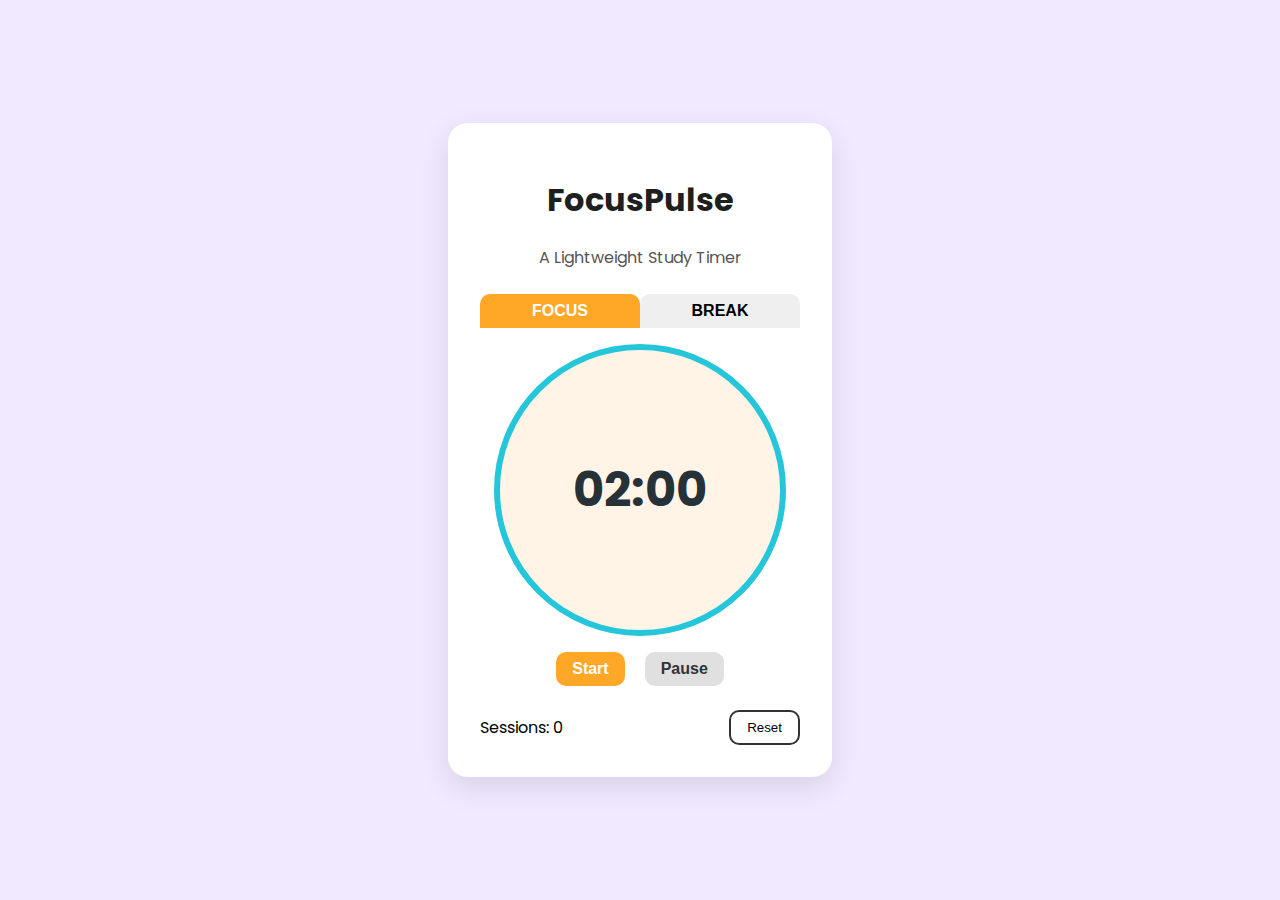
<file: ui/index.html>
<!DOCTYPE html>
<html lang="en">
<head>
  <meta charset="UTF-8" />
  <meta name="viewport" content="width=device-width, initial-scale=1.0"/>
  <title>FocusPulse</title>

  <!-- Import Google Fonts -->
  <link href="https://fonts.googleapis.com/css2?family=Poppins:wght@500;600;700&display=swap" rel="stylesheet" />

  <!-- Link to CSS file -->
  <link rel="stylesheet" href="styles.css" />
</head>
<body>
<div class="container">
  <h1>FocusPulse</h1>
  <p class="tagline">A Lightweight Study Timer</p>

  <div class="mode-toggle">
    <button id="focusBtn" class="active">FOCUS</button>
    <button id="breakBtn">BREAK</button>
  </div>

  <div class="timer-ring">
    <span id="timer">25:00</span>
  </div>

  <div class="controls">
    <button id="startBtn">Start</button>
    <button id="pauseBtn">Pause</button>
  </div>

  <div class="session-controls">
    <div>Sessions: <span id="sessionCount">0</span></div>
    <button id="resetBtn">Reset</button>
  </div>
</div>

<!-- Link to JavaScript -->
<script src="script.js"></script>
</body>
</html>
</file>
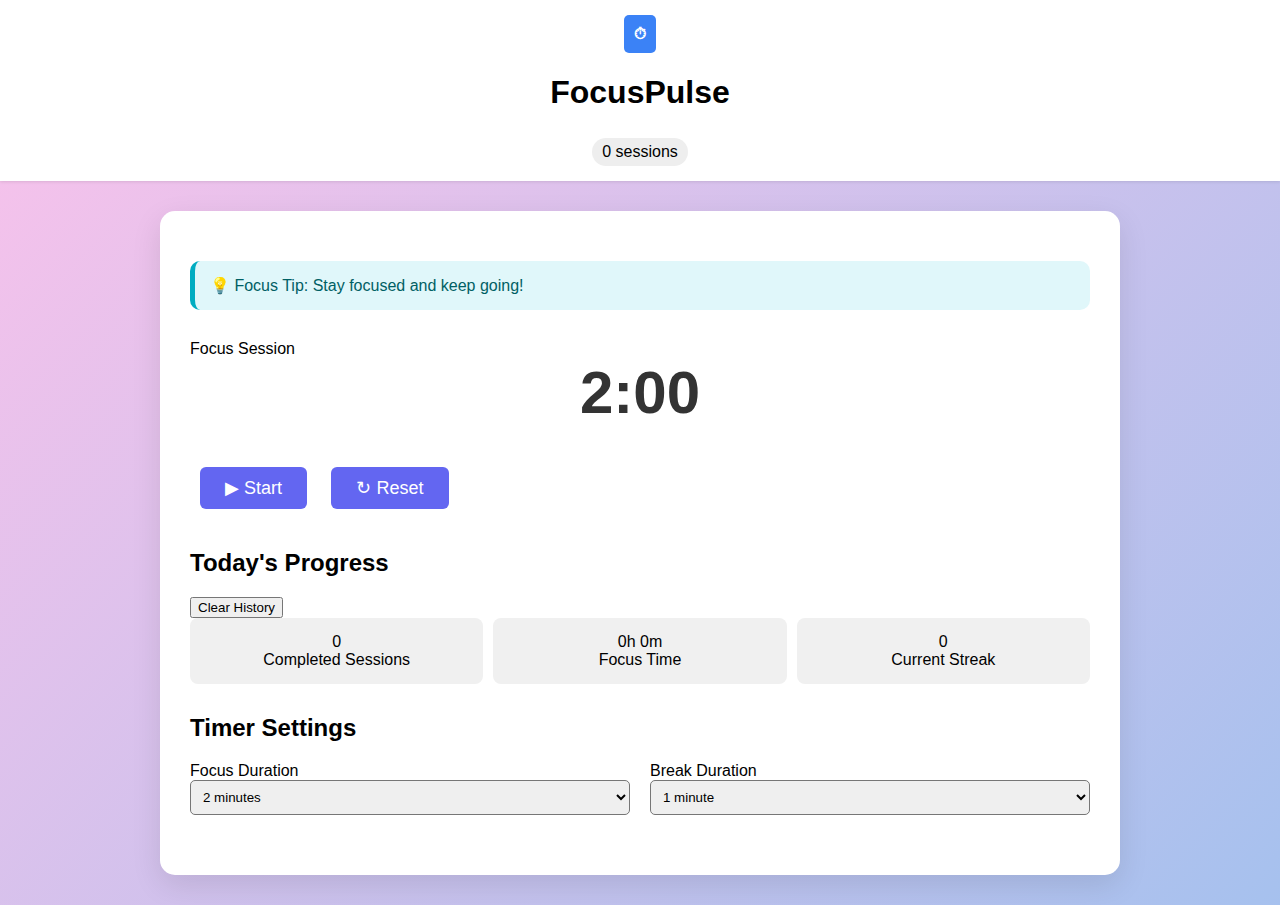
<file: Stopwatch.html>
<!DOCTYPE html>
<html lang="en">
<head>
  <meta charset="UTF-8" />
  <meta name="viewport" content="width=device-width, initial-scale=1.0"/>
  <title>FocusPulse</title>
  <style>
    body {
      font-family: 'Segoe UI', sans-serif;
      background: linear-gradient(135deg, #fbc2eb, #a6c1ee);
      margin: 0;
      padding: 0;
    }

    header {
      background: white;
      padding: 15px;
      text-align: center;
      box-shadow: 0 1px 3px rgba(0,0,0,0.1);
    }

    .container {
      max-width: 900px;
      margin: 30px auto;
      background: #fff;
      padding: 30px;
      border-radius: 15px;
      box-shadow: 0 10px 30px rgba(0, 0, 0, 0.1);
    }

    .logo-icon {
      background: #3b82f6;
      color: #fff;
      display: inline-block;
      padding: 10px;
      border-radius: 5px;
      font-weight: bold;
    }

    .session-badge {
      background: #eee;
      display: inline-block;
      padding: 5px 10px;
      border-radius: 9999px;
      margin-top: 5px;
    }

    .focus-tip {
      background: #e0f7fa;
      color: #006064;
      padding: 15px;
      border-left: 5px solid #00acc1;
      margin: 20px 0;
      border-radius: 10px;
      font-weight: 500;
    }

    .timer-section, .controls, .progress-section, .settings-section {
      margin: 30px 0;
    }

    .timer {
      font-size: 60px;
      font-weight: bold;
      text-align: center;
      color: #333;
    }

    .controls button {
      padding: 10px 25px;
      margin: 10px;
      font-size: 18px;
      border: none;
      border-radius: 6px;
      background-color: #6366f1;
      color: white;
      cursor: pointer;
      transition: background 0.3s;
    }

    .controls button:hover {
      background-color: #4f46e5;
    }

    .progress-grid {
      display: flex;
      gap: 10px;
      justify-content: space-around;
      flex-wrap: wrap;
    }

    .progress-card {
      background: #f0f0f0;
      padding: 15px;
      border-radius: 8px;
      flex: 1 1 200px;
      text-align: center;
    }

    .settings-grid {
      display: flex;
      gap: 20px;
      flex-wrap: wrap;
    }

    .form-group {
      flex: 1;
    }

    select {
      width: 100%;
      padding: 8px;
      border-radius: 5px;
    }
  </style>
</head>
<body>
<header>
  <div class="logo-icon">⏱</div>
  <h1>FocusPulse</h1>
  <div class="session-badge">
    <span id="session-count">0</span> sessions
  </div>
</header>

<main class="container">

  <!-- ✅ Focus Tip -->
  <div id="focus-tip" class="focus-tip">
    💡 Focus Tip: Loading...
  </div>

  <section class="timer-section">
    <div id="status-text">Focus Session</div>
    <div id="timer-display" class="timer">25:00</div>
  </section>

  <section class="controls">
    <button id="start-pause-btn"> ▶ Start</button>
    <button id="reset-btn">↻ Reset</button>
  </section>

  <section class="progress-section">
    <h2>Today's Progress</h2>
    <button id="clear-history-btn">Clear History</button>
    <div class="progress-grid">
      <div class="progress-card">
        <div id="completed-sessions">0</div>
        <div>Completed Sessions</div>
      </div>
      <div class="progress-card">
        <div id="focus-time">0h 0m</div>
        <div>Focus Time</div>
      </div>
      <div class="progress-card">
        <div id="current-streak">0</div>
        <div>Current Streak</div>
      </div>
    </div>
  </section>

  <section class="settings-section">
    <h2>Timer Settings</h2>
    <div class="settings-grid">
      <div class="form-group">
        <label>Focus Duration</label>
        <select id="focus-duration">
          <option value="2">2 minutes</option>
          <option value="25">25 minutes</option>
          <option value="30">30 minutes</option>
          <option value="45">45 minutes</option>
          <option value="60">60 minutes</option>
        </select>
      </div>
      <div class="form-group">
        <label>Break Duration</label>
        <select id="break-duration">
          <option value="1">1 minute</option>
          <option value="5">5 minutes</option>
          <option value="10">10 minutes</option>
          <option value="15">15 minutes</option>
        </select>
      </div>
    </div>
  </section>
</main>

<script>
  let focusMins = 2;
  let breakMins = 1;
  let isRunning = false;
  let isFocus = true;
  let timeLeft = focusMins * 60;
  let interval;
  let sessions = 0;
  let streak = 0;
  let totalTime = 0;

  const timerEl = document.getElementById('timer-display');
  const startBtn = document.getElementById('start-pause-btn');
  const resetBtn = document.getElementById('reset-btn');
  const statusText = document.getElementById('status-text');
  const completedSessions = document.getElementById('completed-sessions');
  const focusTime = document.getElementById('focus-time');
  const currentStreak = document.getElementById('current-streak');

  document.getElementById('focus-duration').onchange = (e) => {
    focusMins = parseInt(e.target.value);
    if (isFocus && !isRunning) {
      timeLeft = focusMins * 60;
      updateDisplay();
    }
  };

  document.getElementById('break-duration').onchange = (e) => {
    breakMins = parseInt(e.target.value);
    if (!isFocus && !isRunning) {
      timeLeft = breakMins * 60;
      updateDisplay();
    }
  };

  startBtn.onclick = () => {
    if (isRunning) {
      clearInterval(interval);
      startBtn.textContent = '▶ Start';
      isRunning = false;
    } else {
      startBtn.textContent = '⏸ Pause';
      isRunning = true;
      interval = setInterval(() => {
        timeLeft--;
        updateDisplay();
        if (timeLeft <= 0) finishSession();
      }, 1000);
    }
  };

  resetBtn.onclick = () => {
    clearInterval(interval);
    isRunning = false;
    timeLeft = (isFocus ? focusMins : breakMins) * 60;
    startBtn.textContent = '▶ Start';
    updateDisplay();
  };

  document.getElementById('clear-history-btn').onclick = () => {
    sessions = 0;
    streak = 0;
    totalTime = 0;
    updateStats();
  };

  function finishSession() {
    clearInterval(interval);
    isRunning = false;
    if (isFocus) {
      sessions++;
      totalTime += focusMins * 60;
      streak++;
    }
    isFocus = !isFocus;
    timeLeft = (isFocus ? focusMins : breakMins) * 60;
    statusText.textContent = isFocus ? 'Focus Session' : 'Break Time';
    updateStats();
    updateDisplay();
  }

  function updateDisplay() {
    let min = Math.floor(timeLeft / 60);
    let sec = timeLeft % 60;
    timerEl.textContent = `${min}:${sec < 10 ? '0'+sec : sec}`;
  }

  function updateStats() {
    completedSessions.textContent = sessions;
    focusTime.textContent = `${Math.floor(totalTime / 3600)}h ${Math.floor((totalTime % 3600) / 60)}m`;
    currentStreak.textContent = streak;
    document.getElementById('session-count').textContent = sessions;
  }

  function fetchFocusTip() {
    fetch("http://localhost:3001/tip")
            .then(res => res.json())
            .then(data => {
              document.getElementById('focus-tip').textContent = "💡 Focus Tip: " + data.tip;
            })
            .catch(() => {
              document.getElementById('focus-tip').textContent = "💡 Focus Tip: Stay focused and keep going!";
            });
  }

  window.addEventListener("DOMContentLoaded", () => {
    updateDisplay();
    updateStats();
    fetchFocusTip();
  });
</script>
</body>
</html>
</file>
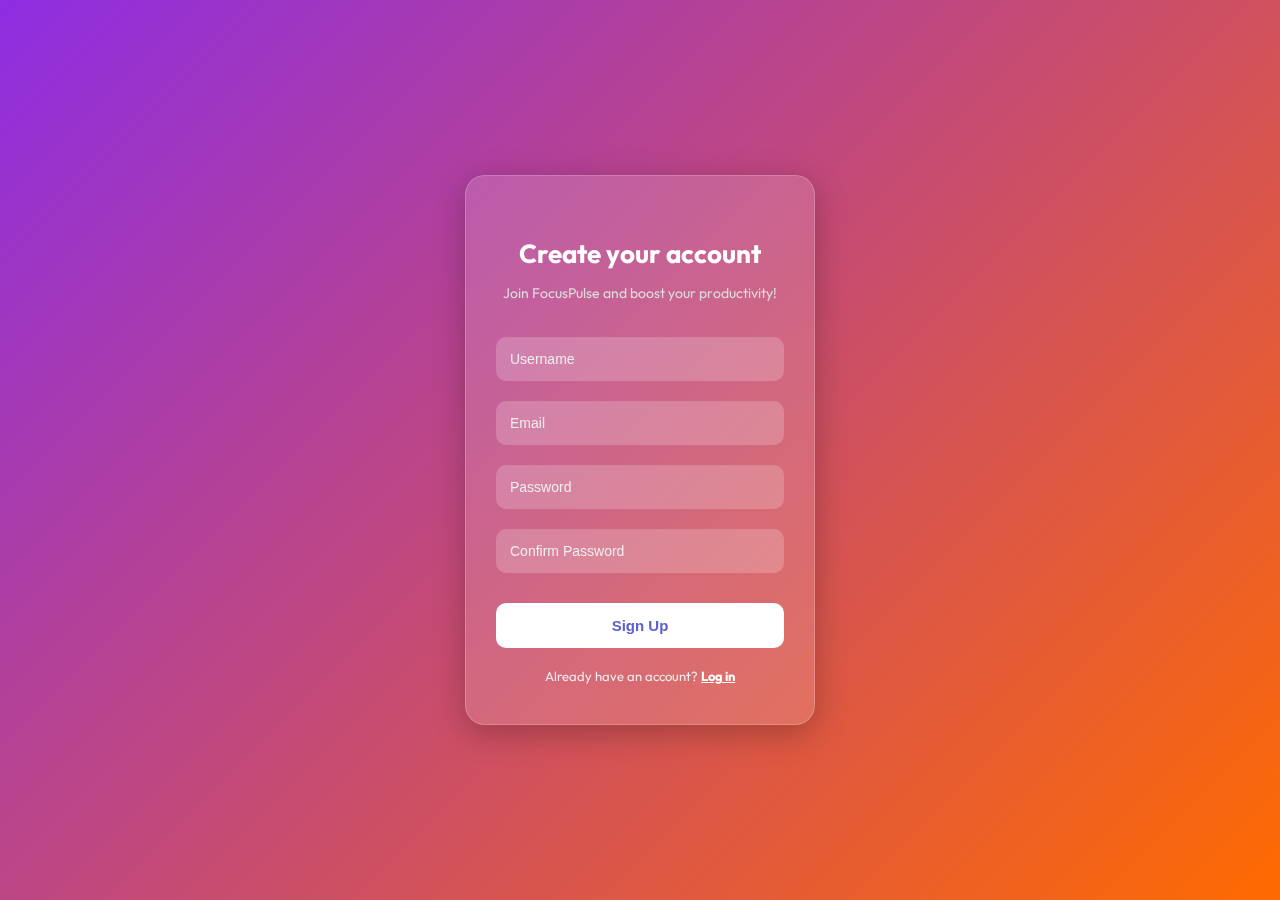
<file: ui/signup.html>
<!DOCTYPE html>
<html lang="en">
<head>
  <meta charset="UTF-8" />
  <title>Sign Up | FocusPulse</title>
  <meta name="viewport" content="width=device-width, initial-scale=1.0" />
  <link href="https://fonts.googleapis.com/css2?family=Outfit:wght@400;600;700&display=swap" rel="stylesheet" />
  <style>
    * {
      box-sizing: border-box;
    }

    body {
      margin: 0;
      font-family: 'Outfit', sans-serif;
      background: linear-gradient(135deg, #8e2de2, #ff6a00);
      height: 100vh;
      display: flex;
      align-items: center;
      justify-content: center;
    }

    .signup-container {
      background: rgba(255, 255, 255, 0.15);
      border-radius: 20px;
      padding: 40px 30px;
      width: 350px;
      backdrop-filter: blur(12px);
      -webkit-backdrop-filter: blur(12px);
      box-shadow: 0 8px 32px rgba(0, 0, 0, 0.25);
      color: #fff;
      text-align: center;
      animation: fadeIn 0.8s ease;
      border: 1px solid rgba(255, 255, 255, 0.2);
    }

    .signup-container h2 {
      font-size: 26px;
      margin-bottom: 10px;
    }

    .signup-container p {
      font-size: 14px;
      color: #ddd;
      margin-bottom: 25px;
    }

    .signup-container input {
      width: 100%;
      padding: 14px;
      margin: 10px 0;
      border-radius: 10px;
      border: none;
      outline: none;
      font-size: 14px;
      background: rgba(255, 255, 255, 0.2);
      color: white;
      transition: all 0.3s ease;
    }

    .signup-container input::placeholder {
      color: #eee;
    }

    .signup-container input:focus {
      background: rgba(255, 255, 255, 0.3);
    }

    .signup-container button {
      width: 100%;
      padding: 14px;
      margin-top: 20px;
      border: none;
      border-radius: 10px;
      background-color: #ffffff;
      color: #5e60ce;
      font-weight: bold;
      font-size: 15px;
      cursor: pointer;
      transition: background-color 0.3s ease;
    }

    .signup-container button:hover {
      background-color: #f0f0f0;
    }

    .signup-container .login-link {
      margin-top: 20px;
      font-size: 13px;
      color: #eee;
    }

    .signup-container .login-link a {
      color: #fff;
      font-weight: bold;
      text-decoration: underline;
    }

    @keyframes fadeIn {
      from { opacity: 0; transform: translateY(20px); }
      to { opacity: 1; transform: translateY(0); }
    }

    @media (max-width: 400px) {
      .signup-container {
        width: 90%;
        padding: 30px 20px;
      }
    }
  </style>
</head>
<body>
<div class="signup-container">
  <h2>Create your account</h2>
  <p>Join FocusPulse and boost your productivity!</p>

  <input type="text" placeholder="Username" id="username" />
  <input type="email" placeholder="Email" id="email" />
  <input type="password" placeholder="Password" id="password" />
  <input type="password" placeholder="Confirm Password" id="confirmPassword" />

  <button onclick="createAccount()">Sign Up</button>

  <div class="login-link">
    Already have an account? <a href="login.html">Log in</a>
  </div>
</div>

<script>
  function createAccount() {
    const username = document.getElementById("username").value.trim();
    const email = document.getElementById("email").value.trim();
    const password = document.getElementById("password").value;
    const confirmPassword = document.getElementById("confirmPassword").value;

    // Basic validation
    if (!username || !email || !password || !confirmPassword) {
      alert(" Please fill in all fields.");
      return;
    }

    if (password !== confirmPassword) {
      alert(" Passwords do not match.");
      return;
    }

    // Load existing users from localStorage
    let users = JSON.parse(localStorage.getItem("users")) || [];

    // Check if email is already registered
    const existingUser = users.find(user => user.email === email);
    if (existingUser) {
      alert("An account with this email already exists.");
      return;
    }

    // Save new user
    users.push({ username, email, password });
    localStorage.setItem("users", JSON.stringify(users));

    alert(" Account created successfully!");
    window.location.href = "login.html";
  }
</script>
</body>
</html>
</file>
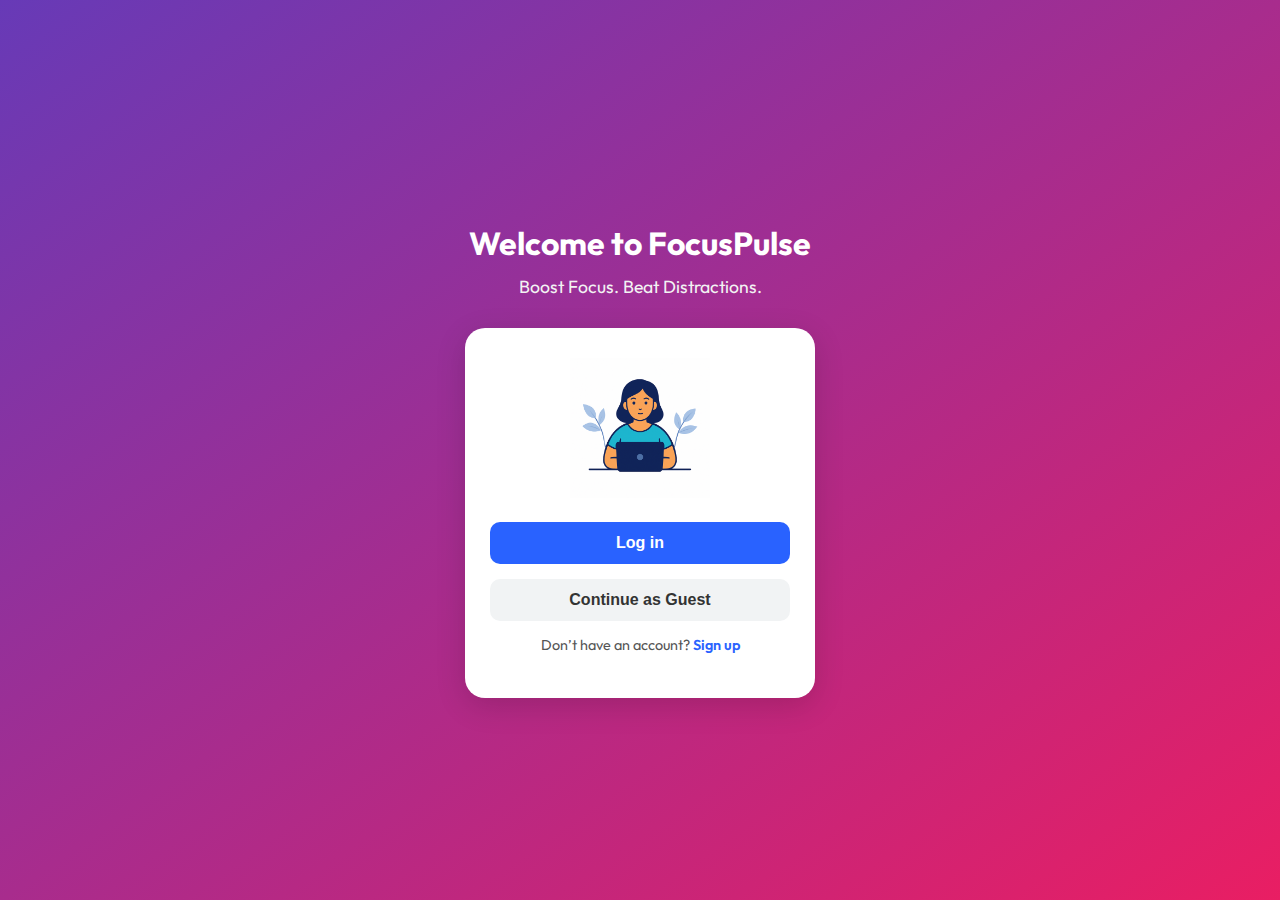
<file: ui/welcome.html>
<!DOCTYPE html>
<html lang="en">
<head>
    <meta charset="UTF-8" />
    <meta name="viewport" content="width=device-width, initial-scale=1.0" />
    <title>Welcome | FocusPulse</title>
    <link href="https://fonts.googleapis.com/css2?family=Outfit:wght@400;600;700&display=swap" rel="stylesheet">
    <link rel="stylesheet" href="welcome.css" />
</head>
<body>
<div class="container">
    <h1>Welcome to <span class="brand">FocusPulse</span></h1>
    <p class="tagline">Boost Focus. Beat Distractions.</p>
    <div class="card">
        <img src="girl.png" alt="Girl with laptop" class="illustration" />

        <!--Login button now goes to login.html -->
        <button onclick="location.href='login.html'" class="btn login">Log in</button>

        <!--Guest access goes to timer/index -->
        <button onclick="location.href='index.html'" class="btn guest">Continue as Guest</button>

        <!-- Sign-up link now points to signup.html -->
        <p class="signup-text">Don’t have an account? <a href="signup.html">Sign up</a></p>
    </div>
</div>
</body>
</html>
</file>
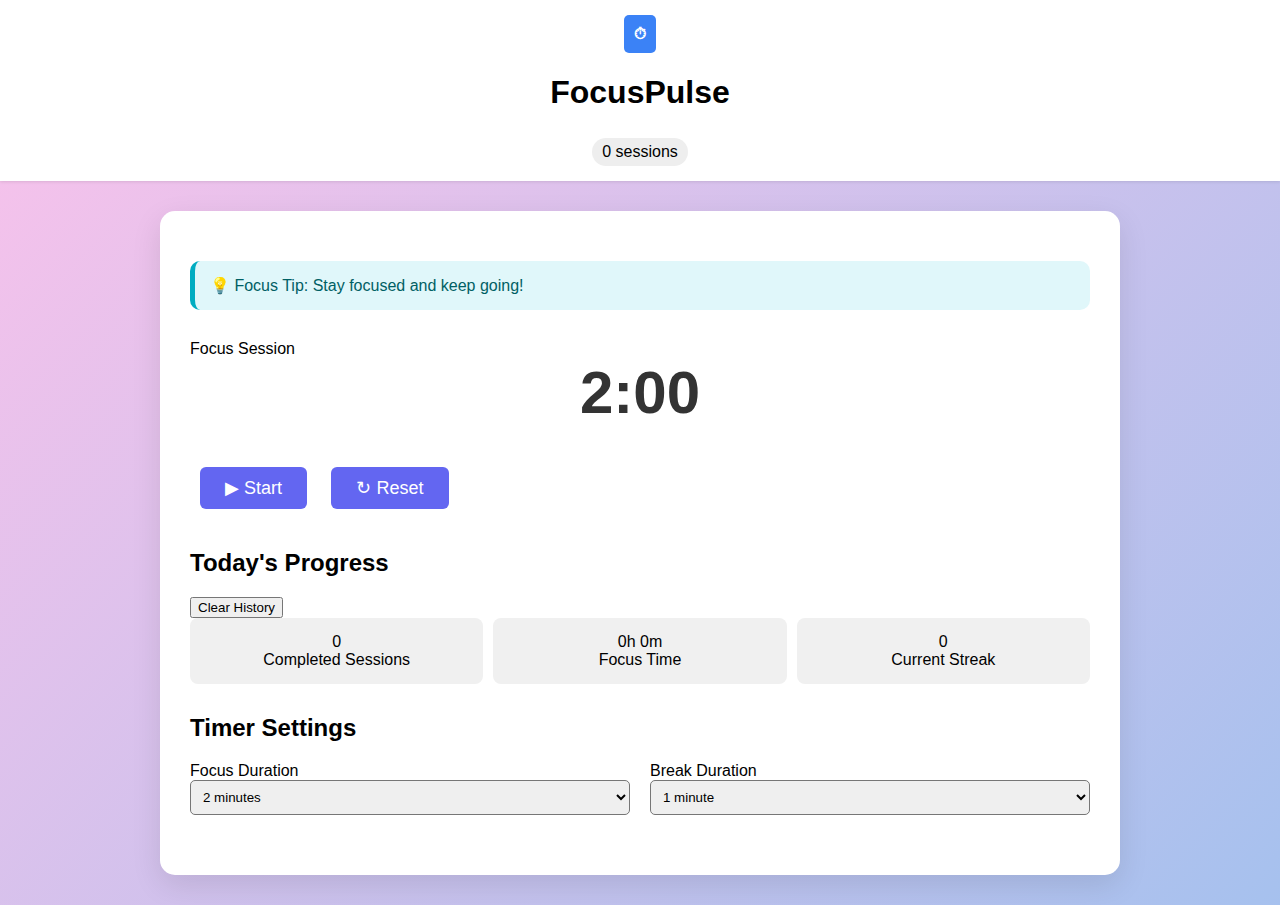
<file: out/production/csc325capstoneproject/Stopwatch.html>
<!DOCTYPE html>
<html lang="en">
<head>
  <meta charset="UTF-8" />
  <meta name="viewport" content="width=device-width, initial-scale=1.0"/>
  <title>FocusPulse</title>
  <style>
    body {
      font-family: 'Segoe UI', sans-serif;
      background: linear-gradient(135deg, #fbc2eb, #a6c1ee);
      margin: 0;
      padding: 0;
    }

    header {
      background: white;
      padding: 15px;
      text-align: center;
      box-shadow: 0 1px 3px rgba(0,0,0,0.1);
    }

    .container {
      max-width: 900px;
      margin: 30px auto;
      background: #fff;
      padding: 30px;
      border-radius: 15px;
      box-shadow: 0 10px 30px rgba(0, 0, 0, 0.1);
    }

    .logo-icon {
      background: #3b82f6;
      color: #fff;
      display: inline-block;
      padding: 10px;
      border-radius: 5px;
      font-weight: bold;
    }

    .session-badge {
      background: #eee;
      display: inline-block;
      padding: 5px 10px;
      border-radius: 9999px;
      margin-top: 5px;
    }

    .focus-tip {
      background: #e0f7fa;
      color: #006064;
      padding: 15px;
      border-left: 5px solid #00acc1;
      margin: 20px 0;
      border-radius: 10px;
      font-weight: 500;
    }

    .timer-section, .controls, .progress-section, .settings-section {
      margin: 30px 0;
    }

    .timer {
      font-size: 60px;
      font-weight: bold;
      text-align: center;
      color: #333;
    }

    .controls button {
      padding: 10px 25px;
      margin: 10px;
      font-size: 18px;
      border: none;
      border-radius: 6px;
      background-color: #6366f1;
      color: white;
      cursor: pointer;
      transition: background 0.3s;
    }

    .controls button:hover {
      background-color: #4f46e5;
    }

    .progress-grid {
      display: flex;
      gap: 10px;
      justify-content: space-around;
      flex-wrap: wrap;
    }

    .progress-card {
      background: #f0f0f0;
      padding: 15px;
      border-radius: 8px;
      flex: 1 1 200px;
      text-align: center;
    }

    .settings-grid {
      display: flex;
      gap: 20px;
      flex-wrap: wrap;
    }

    .form-group {
      flex: 1;
    }

    select {
      width: 100%;
      padding: 8px;
      border-radius: 5px;
    }
  </style>
</head>
<body>
<header>
  <div class="logo-icon">⏱</div>
  <h1>FocusPulse</h1>
  <div class="session-badge">
    <span id="session-count">0</span> sessions
  </div>
</header>

<main class="container">

  <!-- ✅ Focus Tip -->
  <div id="focus-tip" class="focus-tip">
    💡 Focus Tip: Loading...
  </div>

  <section class="timer-section">
    <div id="status-text">Focus Session</div>
    <div id="timer-display" class="timer">25:00</div>
  </section>

  <section class="controls">
    <button id="start-pause-btn"> ▶ Start</button>
    <button id="reset-btn">↻ Reset</button>
  </section>

  <section class="progress-section">
    <h2>Today's Progress</h2>
    <button id="clear-history-btn">Clear History</button>
    <div class="progress-grid">
      <div class="progress-card">
        <div id="completed-sessions">0</div>
        <div>Completed Sessions</div>
      </div>
      <div class="progress-card">
        <div id="focus-time">0h 0m</div>
        <div>Focus Time</div>
      </div>
      <div class="progress-card">
        <div id="current-streak">0</div>
        <div>Current Streak</div>
      </div>
    </div>
  </section>

  <section class="settings-section">
    <h2>Timer Settings</h2>
    <div class="settings-grid">
      <div class="form-group">
        <label>Focus Duration</label>
        <select id="focus-duration">
          <option value="2">2 minutes</option>
          <option value="25">25 minutes</option>
          <option value="30">30 minutes</option>
          <option value="45">45 minutes</option>
          <option value="60">60 minutes</option>
        </select>
      </div>
      <div class="form-group">
        <label>Break Duration</label>
        <select id="break-duration">
          <option value="1">1 minute</option>
          <option value="5">5 minutes</option>
          <option value="10">10 minutes</option>
          <option value="15">15 minutes</option>
        </select>
      </div>
    </div>
  </section>
</main>

<script>
  let focusMins = 2;
  let breakMins = 1;
  let isRunning = false;
  let isFocus = true;
  let timeLeft = focusMins * 60;
  let interval;
  let sessions = 0;
  let streak = 0;
  let totalTime = 0;

  const timerEl = document.getElementById('timer-display');
  const startBtn = document.getElementById('start-pause-btn');
  const resetBtn = document.getElementById('reset-btn');
  const statusText = document.getElementById('status-text');
  const completedSessions = document.getElementById('completed-sessions');
  const focusTime = document.getElementById('focus-time');
  const currentStreak = document.getElementById('current-streak');

  document.getElementById('focus-duration').onchange = (e) => {
    focusMins = parseInt(e.target.value);
    if (isFocus && !isRunning) {
      timeLeft = focusMins * 60;
      updateDisplay();
    }
  };

  document.getElementById('break-duration').onchange = (e) => {
    breakMins = parseInt(e.target.value);
    if (!isFocus && !isRunning) {
      timeLeft = breakMins * 60;
      updateDisplay();
    }
  };

  startBtn.onclick = () => {
    if (isRunning) {
      clearInterval(interval);
      startBtn.textContent = '▶ Start';
      isRunning = false;
    } else {
      startBtn.textContent = '⏸ Pause';
      isRunning = true;
      interval = setInterval(() => {
        timeLeft--;
        updateDisplay();
        if (timeLeft <= 0) finishSession();
      }, 1000);
    }
  };

  resetBtn.onclick = () => {
    clearInterval(interval);
    isRunning = false;
    timeLeft = (isFocus ? focusMins : breakMins) * 60;
    startBtn.textContent = '▶ Start';
    updateDisplay();
  };

  document.getElementById('clear-history-btn').onclick = () => {
    sessions = 0;
    streak = 0;
    totalTime = 0;
    updateStats();
  };

  function finishSession() {
    clearInterval(interval);
    isRunning = false;
    if (isFocus) {
      sessions++;
      totalTime += focusMins * 60;
      streak++;
    }
    isFocus = !isFocus;
    timeLeft = (isFocus ? focusMins : breakMins) * 60;
    statusText.textContent = isFocus ? 'Focus Session' : 'Break Time';
    updateStats();
    updateDisplay();
  }

  function updateDisplay() {
    let min = Math.floor(timeLeft / 60);
    let sec = timeLeft % 60;
    timerEl.textContent = `${min}:${sec < 10 ? '0'+sec : sec}`;
  }

  function updateStats() {
    completedSessions.textContent = sessions;
    focusTime.textContent = `${Math.floor(totalTime / 3600)}h ${Math.floor((totalTime % 3600) / 60)}m`;
    currentStreak.textContent = streak;
    document.getElementById('session-count').textContent = sessions;
  }

  function fetchFocusTip() {
    fetch("http://localhost:3001/tip")
            .then(res => res.json())
            .then(data => {
              document.getElementById('focus-tip').textContent = "💡 Focus Tip: " + data.tip;
            })
            .catch(() => {
              document.getElementById('focus-tip').textContent = "💡 Focus Tip: Stay focused and keep going!";
            });
  }

  window.addEventListener("DOMContentLoaded", () => {
    updateDisplay();
    updateStats();
    fetchFocusTip();
  });
</script>
</body>
</html>
</file>
<file: ui/styles.css>
/* styles.css */

body {
    margin: 0;
    padding: 0;
    font-family: 'Poppins', sans-serif;
    background-color: #f1e9ff;
    display: flex;
    justify-content: center;
    align-items: center;
    min-height: 100vh;
}

.container {
    background-color: #ffffff;
    padding: 2rem;
    border-radius: 20px;
    text-align: center;
    box-shadow: 0 10px 30px rgba(0, 0, 0, 0.1);
    width: 320px;
}

h1 {
    font-size: 2rem;
    color: #1f1f1f;
}

.tagline {
    color: #555;
    margin-bottom: 1.5rem;
}

.mode-toggle {
    display: flex;
    justify-content: space-between;
    margin-bottom: 1rem;
}

.mode-toggle button {
    flex: 1;
    padding: 0.5rem;
    font-weight: bold;
    border: none;
    border-radius: 10px 10px 0 0;
    font-size: 1rem;
    cursor: pointer;
}

#focusBtn.active {
    background-color: #ffa726;
    color: #fff;
}

#breakBtn.active {
    background-color: #26c6da;
    color: #fff;
}

.timer-ring {
    border: 6px solid #26c6da;
    border-radius: 50%;
    padding: 2.5rem;
    margin: 1rem auto;
    width: 200px;
    height: 200px;
    display: flex;
    align-items: center;
    justify-content: center;
    background-color: #fff4e6;
}

#timer {
    font-size: 3rem;
    font-weight: bold;
    color: #263238;
}

.controls {
    margin-top: 1rem;
}

.controls button {
    margin: 0 0.5rem;
    padding: 0.5rem 1rem;
    font-weight: bold;
    font-size: 1rem;
    border: none;
    border-radius: 10px;
    cursor: pointer;
}

#startBtn {
    background-color: #ffa726;
    color: #fff;
}

#pauseBtn {
    background-color: #e0e0e0;
    color: #333;
}

.session-controls {
    margin-top: 1.5rem;
    display: flex;
    justify-content: space-between;
    align-items: center;
}

#resetBtn {
    padding: 0.5rem 1rem;
    background-color: #fff;
    border: 2px solid #333;
    border-radius: 10px;
    cursor: pointer;
}
</file>
<file: ui/welcome.css>
body {
    margin: 0;
    font-family: 'Outfit', sans-serif;
    background: linear-gradient(to bottom right, #673ab7, #e91e63);
    display: flex;
    justify-content: center;
    align-items: center;
    height: 100vh;
    color: #fff;
}

.container {
    text-align: center;
}

.brand {
    font-weight: 700;
    color: #fff;
}

.tagline {
    font-size: 1.1rem;
    margin-top: -10px;
    margin-bottom: 30px;
    font-weight: 400;
    color: #f3f3f3;
}

.card {
    background: #fff;
    border-radius: 20px;
    padding: 30px 25px;
    width: 300px;
    box-shadow: 0 8px 30px rgba(0,0,0,0.15);
    color: #222;
}

.illustration {
    width: 140px;
    margin-bottom: 20px;
}

.btn {
    display: block;
    width: 100%;
    padding: 12px;
    margin-bottom: 15px;
    border: none;
    border-radius: 10px;
    font-size: 1rem;
    cursor: pointer;
    font-weight: 600;
}

.login {
    background-color: #2962ff;
    color: #fff;
}

.guest {
    background-color: #f1f3f4;
    color: #333;
}

.signup-text {
    font-size: 0.9rem;
    color: #555;
}

.signup-text a {
    color: #2962ff;
    text-decoration: none;
    font-weight: 600;
}
</file>
